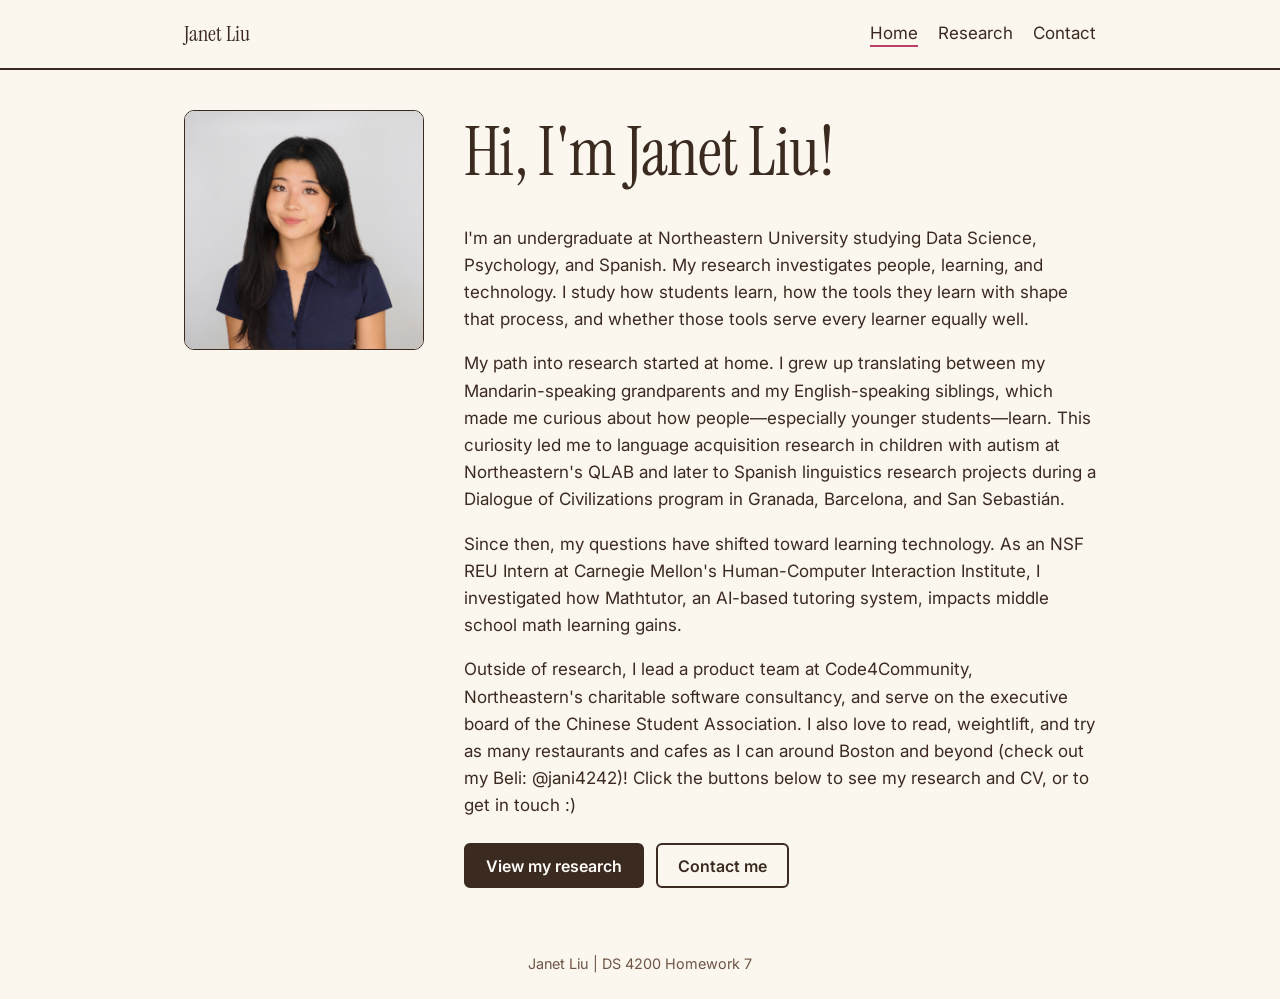
<file: index.html>
<!DOCTYPE html>
<html lang="en">
<head>
  <meta charset="UTF-8">
  <meta name="viewport" content="width=device-width, initial-scale=1">
  <link rel="preconnect" href="https://fonts.googleapis.com">
  <link rel="preconnect" href="https://fonts.gstatic.com" crossorigin>
  <link href="https://fonts.googleapis.com/css2?family=Instrument+Serif&family=Inter:wght@400;600&display=swap" rel="stylesheet">  <link rel="stylesheet" href="style.css">
  <title>Janet Liu | Home</title>
</head>
<body>
  <header class="site-header">
    <nav aria-label="Main">
      <a class="site-name" href="index.html">Janet Liu</a>
      <ul class="nav-links">
        <li><a href="index.html" aria-current="page">Home</a></li>
        <li><a href="research.html">Research</a></li>
        <li><a href="contact.html">Contact</a></li>
      </ul>
    </nav>
  </header>
  <main>
    <section class="hero">
      <div class="photo-frame">
        <img src="assets/headshot.jpg" alt="Portrait of Janet Liu">
      </div>
      <div>
        <h1>Hi, I'm Janet Liu!</h1>
        <p>I'm an undergraduate at Northeastern University studying Data Science, Psychology, and Spanish. My research 
          investigates people, learning, and technology. I study how students learn, how the tools they learn with 
          shape that process, and whether those tools serve every learner equally well.</p>
        <p>My path into research started at home. I grew up translating between my Mandarin-speaking grandparents 
          and my English-speaking siblings, which made me curious about how people—especially younger students—learn. 
          This curiosity led me to language acquisition research in children with autism at Northeastern's QLAB and later to Spanish linguistics 
          research projects during a Dialogue of Civilizations program in Granada, Barcelona, and San Sebastián.</p>
        <p>Since then, my questions have shifted toward learning technology. As an NSF REU Intern at Carnegie Mellon's
           Human-Computer Interaction Institute, I investigated how Mathtutor, an AI-based tutoring system, impacts 
           middle school math learning gains.</p>
        <p>Outside of research, I lead a product team at Code4Community, Northeastern's charitable software consultancy,
          and serve on the executive board of the Chinese Student Association. I also love to read, weightlift, and try as many
          restaurants and cafes as I can around Boston and beyond (check out my Beli: @jani4242)!
          Click the buttons below to see my 
          research and CV, or to get in touch :)</p>
        <div class="button-row">
          <a class="btn" href="research.html">View my research</a>
          <a class="btn btn-outline" href="contact.html">Contact me</a>
        </div>
      </div>
    </section>
  </main>
  <footer class="site-footer">Janet Liu | DS 4200 Homework 7</footer>
</body>
</html>
</file>
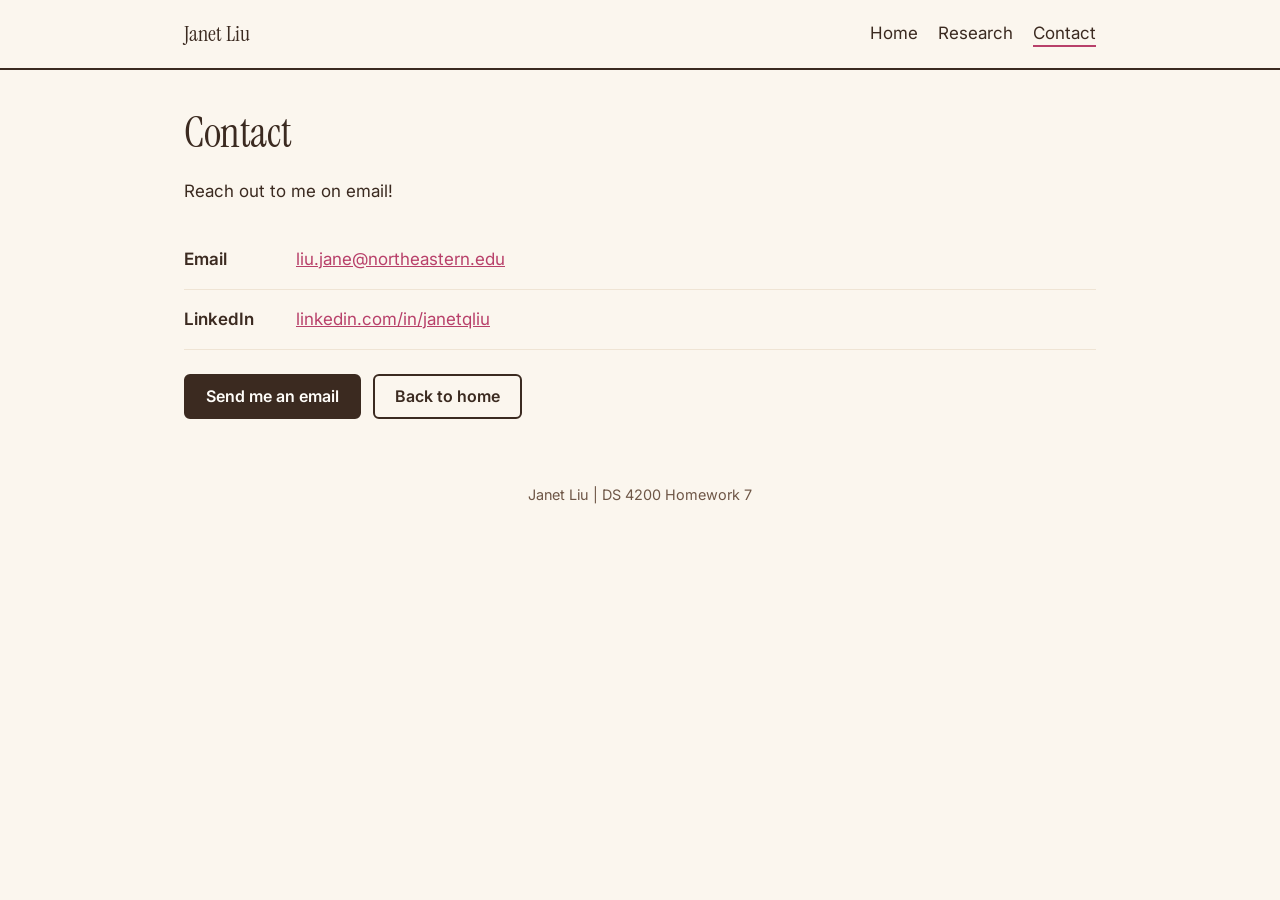
<file: contact.html>
<!DOCTYPE html>
<html lang="en">
<head>
  <meta charset="UTF-8">
  <meta name="viewport" content="width=device-width, initial-scale=1">
  <link rel="preconnect" href="https://fonts.googleapis.com">
  <link rel="preconnect" href="https://fonts.gstatic.com" crossorigin>
  <link href="https://fonts.googleapis.com/css2?family=Instrument+Serif&family=Inter:wght@400;600&display=swap" rel="stylesheet">  <link rel="stylesheet" href="style.css">
  <title>Janet Liu | Contact</title>
</head>
<body>
  <header class="site-header">
    <nav aria-label="Main">
      <a class="site-name" href="index.html">Janet Liu</a>
      <ul class="nav-links">
        <li><a href="index.html">Home</a></li>
        <li><a href="research.html">Research</a></li>
        <li><a href="contact.html" aria-current="page">Contact</a></li>
      </ul>
    </nav>
  </header>
  <main>
    <section id="contact">
      <h1 class="page-title">Contact</h1>
      <p>Reach out to me on email!</p>
      <ul class="contact-list">
        <li><span class="label">Email</span><a href="mailto:liu.jane@northeastern.edu">liu.jane@northeastern.edu</a></li>
        <li><span class="label">LinkedIn</span><a href="https://www.linkedin.com/in/janetqliu" target="_blank" rel="noopener">linkedin.com/in/janetqliu</a></li>
      </ul>
      <div class="button-row">
        <a class="btn" href="mailto:liu.jane@northeastern.edu">Send me an email</a>
        <a class="btn btn-outline" href="index.html">Back to home</a>
      </div>
    </section>
  </main>
  <footer class="site-footer">Janet Liu | DS 4200 Homework 7</footer>
</body>
</html>
</file>
<file: style.css>
/* ---------- Design tokens ---------- */
:root {
  --ink: #3b2a20;        /* dark brown: text, headings, borders, solid buttons */
  --ink-soft: #6e5646;   /* softer brown: secondary text */
  --paper: #fbf6ee;      /* light cream: page background */
  --grid: #efe4d4;       /* graph-paper lines */
  --accent: #b8406a;     /* pink: links, highlights, chart dots */
  --accent-pale: #f8dde6;/* light pink: hover / selected fills */
  --surface: #fffdf9;    /* content panel */
  --radius: 6px;         /* button corners */

  --font-head: "Instrument Serif", Georgia, "Times New Roman", serif;
  --font-body: "Inter", "Helvetica Neue", Arial, sans-serif;

  --measure: 68ch;       /* comfortable line length */
  --space: 1.5rem;
}

/* ---------- Base ---------- */
* { box-sizing: border-box; }

body {
  margin: 0;
  font-family: var(--font-body);
  font-size: 1.0625rem;
  line-height: 1.6;
  color: var(--ink);
  background-color: var(--paper);
}

h1, h2, h3 { font-family: var(--font-head); font-weight: 400; line-height: 1.15; margin: 0 0 0.5em; }
h1 { font-size: clamp(2.8rem, 7vw, 4.2rem); letter-spacing: -0.01em; }
h2 { font-size: 1.9rem; }
h3 { font-size: 1.4rem; }

p { max-width: var(--measure); margin: 0 0 1em; }
a { color: var(--accent); }
a:focus-visible, button:focus-visible { outline: 3px solid var(--accent); outline-offset: 3px; }
img { max-width: 100%; display: block; }

/* ---------- Header / navigation ---------- */
.site-header {
  background: var(--paper);
  border-bottom: 2px solid var(--ink);
}
.site-header nav {
  max-width: 960px;
  margin: 0 auto;
  padding: 1rem var(--space);
  display: flex;
  justify-content: space-between;
  align-items: center;
  gap: 1rem;
  flex-wrap: wrap;
}
.site-name { font-family: var(--font-head); font-size: 1.4rem; color: var(--ink); text-decoration: none; }.nav-links { list-style: none; display: flex; gap: 1.25rem; margin: 0; padding: 0; }
.nav-links a { color: var(--ink); text-decoration: none; padding-bottom: 2px; }
.nav-links a:hover { color: var(--accent); }
.nav-links a[aria-current="page"] { border-bottom: 2px solid var(--accent); }

/* ---------- Page layout ---------- */
main {
  max-width: 960px;
  margin: 2.5rem auto;
  padding: 0 var(--space);
}
section + section { margin-top: 3rem; }

.site-footer { text-align: center; padding: 1.5rem; color: var(--ink-soft); font-size: 0.9rem; }

/* ---------- Home ---------- */
.hero {
  display: grid;
  grid-template-columns: 240px 1fr;
  gap: 2.5rem;
  align-items: start;
}
.photo-frame {
  aspect-ratio: 4 / 4;
  border: 1px solid var(--ink);
  background: var(--accent-pale);
  overflow: hidden;
  border-radius: 10px;
}
.photo-frame img { width: 100%; height: 100%; object-fit: cover; }
.hero h1 { margin-top: 0.25rem; }

/* ---------- Buttons ---------- */
.button-row { display: flex; flex-wrap: wrap; gap: 0.75rem; margin-top: 1.5rem; }
.btn {
  display: inline-block;
  font: 600 1rem var(--font-body);
  padding: 0.65rem 1.25rem;
  border: 2px solid var(--ink);
  background: var(--ink);
  border-radius: var(--radius);
  color: var(--surface);
  text-decoration: none;
  cursor: pointer;
}
.btn:hover { background: var(--accent); border-color: var(--accent); }
.btn-outline { background: transparent; color: var(--ink); }
.btn-outline:hover, .btn-outline[aria-pressed="true"] {
  background: var(--accent-pale); color: var(--ink); border-color: var(--accent);
}

/* ---------- Research ---------- */
.page-title { font-size: 2.6rem; }   /* smaller than the home page h1 */
.figure { margin: 1.5rem 0; text-align: center;}
.figure img { border: 1px solid var(--ink); width: 40%; margin: 0 auto; border-radius: 10px;}
.figure figcaption { font-size: 0.9rem; color: var(--ink-soft); margin-top: 0.4rem; }

.experience-list { max-width: var(--measure); padding-left: 1.2rem; margin: 0 0 1.25rem; }
.experience-list li { margin-bottom: 0.75rem; }
.experience-list li::marker { color: var(--accent); }

.cv-embed { width: 100%; height: 80vh; min-height: 500px; border: 2px solid var(--ink); }

/* ---------- Contact ---------- */
.contact-list { list-style: none; padding: 0; margin: 1.5rem 0 0; }
.contact-list li {
  display: flex; gap: 1rem; align-items: baseline;
  padding: 1rem 0; border-bottom: 1px solid var(--grid);
}
.contact-list .label { width: 6rem; font-weight: 600; flex-shrink: 0; }
</file>
